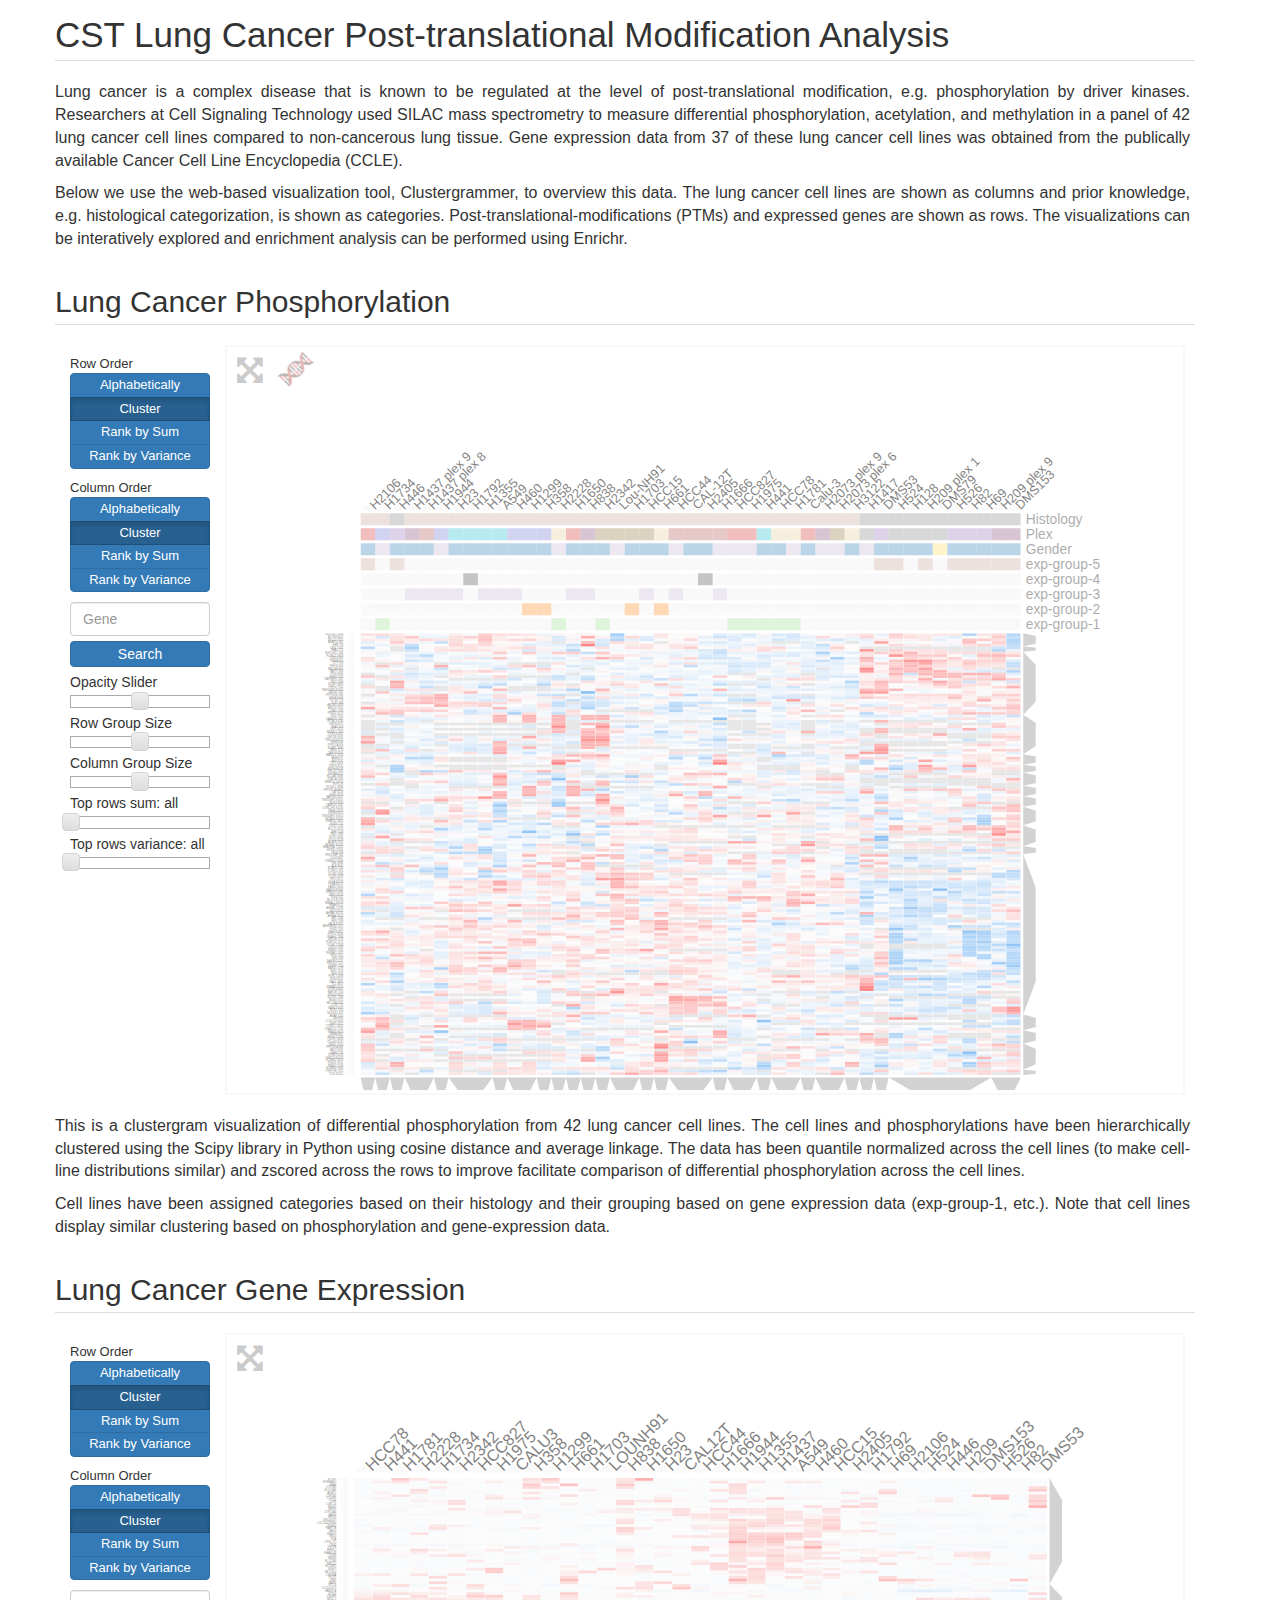
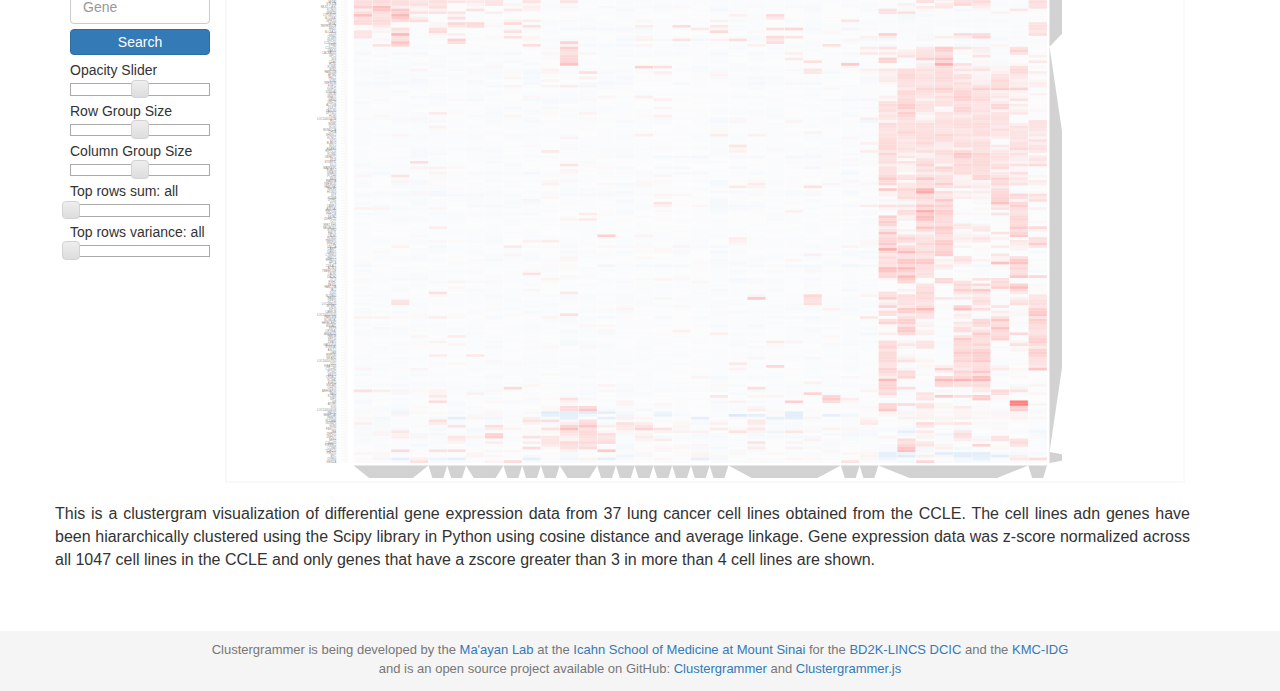
<file: index.html>
<!DOCTYPE html>
<html lang="en">

<head>

    <meta charset="utf-8">
    <meta http-equiv="X-UA-Compatible" content="IE=edge">
    <meta name="viewport" content="width=device-width, initial-scale=1">
    <meta name="description" content="">
    <meta name="author" content="">
    <!-- <base href='/clustergrammer/'> -->

    <title>Clustergrammer</title>

    <link rel="stylesheet" href="lib/css/bootstrap.css">
    <link rel="stylesheet" href="lib/css/jquery-ui.css">
    <link rel="stylesheet" href="lib/css/font-awesome.min.css">

    <link rel="stylesheet" href="lib/css/custom_multiple_clust.css">

    <style>
      #input_form {display: none}
    </style>

</head>

<body>

  <div id="wrap" class='toggled container'>

    <div class='row page_title' id='clustergram_title'>
      CST Lung Cancer Post-translational Modification Analysis
    </div>

    <div class='viz_description' id='clustergram_desc'>
      <p>Lung cancer is a complex disease that is known to be regulated at the level of post-translational modification, e.g. phosphorylation by driver kinases. Researchers at Cell Signaling Technology used SILAC mass spectrometry to measure differential phosphorylation, acetylation, and methylation in a panel of 42 lung cancer cell lines compared to non-cancerous lung tissue. Gene expression data from 37 of these lung cancer cell lines was obtained from the publically available Cancer Cell Line Encyclopedia (CCLE). </p>
    </div>

    <div class='viz_description' id='clustergram_desc'>
      <p>Below we use the web-based visualization tool, Clustergrammer, to overview this data. The lung cancer cell lines are shown as columns and prior knowledge, e.g. histological categorization, is shown as categories. Post-translational-modifications (PTMs) and expressed genes are shown as rows. The visualizations can be interatively explored and enrichment analysis can be performed using Enrichr.</p>
    </div>

    <div class='row viz_title' id='clustergram_title'>
      Lung Cancer Phosphorylation
    </div>

    <div class="row" >
      <div id='container-id-1' class='clustergrammer_container'>
          <div class='wait_message'>Please wait ...</div>
      </div>
    </div>

    <div class='viz_description' id='clustergram_desc'>
      <p> This is a clustergram visualization of differential phosphorylation from 42 lung cancer cell lines. The cell lines and phosphorylations have been hierarchically clustered using the Scipy library in Python using cosine distance and average linkage. The data has been quantile normalized across the cell lines (to make cell-line distributions similar) and zscored across the rows to improve facilitate comparison of differential phosphorylation across the cell lines.
      </p>
    </div>

    <div class='viz_description' id='clustergram_desc'>
      <p>Cell lines have been assigned categories based on their histology and their grouping based on gene expression data (exp-group-1, etc.). Note that cell lines display similar clustering based on phosphorylation and gene-expression data.
      </p>
    </div>


    <div class='row viz_title' id='col_sim_title'>
      Lung Cancer Gene Expression
    </div>

    <div class="row" >
      <div id='container-id-2' class='clustergrammer_container sim_mat_container'>
          <div class='wait_message'>Please wait ...</div>
      </div>
    </div>

    <div class='viz_description' id='col_sim_desc'>
      <p>This is a clustergram visualization of differential gene expression data from 37 lung cancer cell lines obtained from the CCLE. The cell lines adn genes have been hiararchically clustered using the Scipy library in Python using cosine distance and average linkage. Gene expression data was z-score normalized across all 1047 cell lines in the CCLE and only genes that have a zscore greater than 3 in more than 4 cell lines are shown.</p>
    </div>



<!--     <div class='row viz_title' id='row_sim_title'>
      Row Similarity Matrix
    </div>

    <div class="row" >
      <div id='container-id-3' class='clustergrammer_container sim_mat_container'>
          <div class='wait_message'>Please wait ...</div>
      </div>
    </div>

    <div class='viz_description' id='row_sim_desc'>
      <p>Above is a similarity matrix of the rows in your input matrix. The cells in the matrix represent the similarity between rows, where red/blue represent positive/negative similarity (measured as 1 - cosine-distance). </p>
    </div> -->


  </div>

  <div id='footer'>
    <div class="row" >
      <div id='footer_text_container' class="col-xs-12 footer_section">
        <div class="text-muted footer_text">Clustergrammer is being developed by the <a class='blue_links' target="_blank"  href="http://icahn.mssm.edu/research/labs/maayan-laboratory">Ma'ayan Lab</a> at the <a class='blue_links' target="_blank"   href="http://icahn.mssm.edu/">Icahn School of Medicine at Mount Sinai</a>  for the <a target="_blank" href="http://lincs-dcic.org/">BD2K-LINCS DCIC</a> and the <a target="_blank" href="http://commonfund.nih.gov/idg/overview">KMC-IDG</a>  </div>
        <!-- DCIC, BD2K, KMC, and GitHub -->
        <div class="text-muted footer_text">
        and is an open source project available on GitHub: <a class='blue_links' target="_blank"  href="https://github.com/MaayanLab/clustergrammer">Clustergrammer</a> and <a class='blue_links' target="_blank"  href="https://github.com/cornhundred/clustergrammer.js">Clustergrammer.js</a>

        </div>

      </div>
    </div>
  </div>


  <!-- Required JS Libraries -->
  <script src="lib/js/d3.js"></script>
  <script src="lib/js/jquery-1.11.2.min.js"></script>
  <script src="lib/js/jquery-ui.js"></script>
  <script src="lib/js/bootstrap.min.js"></script>
  <script src="lib/js/underscore-min.js"></script>
  <script src="lib/js/blockUI.js"></script>

  <!-- Clustergrammer JS -->
  <script src='lib/js/clustergrammer.js'></script>
  <script src='lib/js/enrichr_functions.js'></script>
  <script src='lib/js/load_homepage.js'></script>

  <script type="text/javascript">

    load_viz_data();

  </script>

</body>
</file>
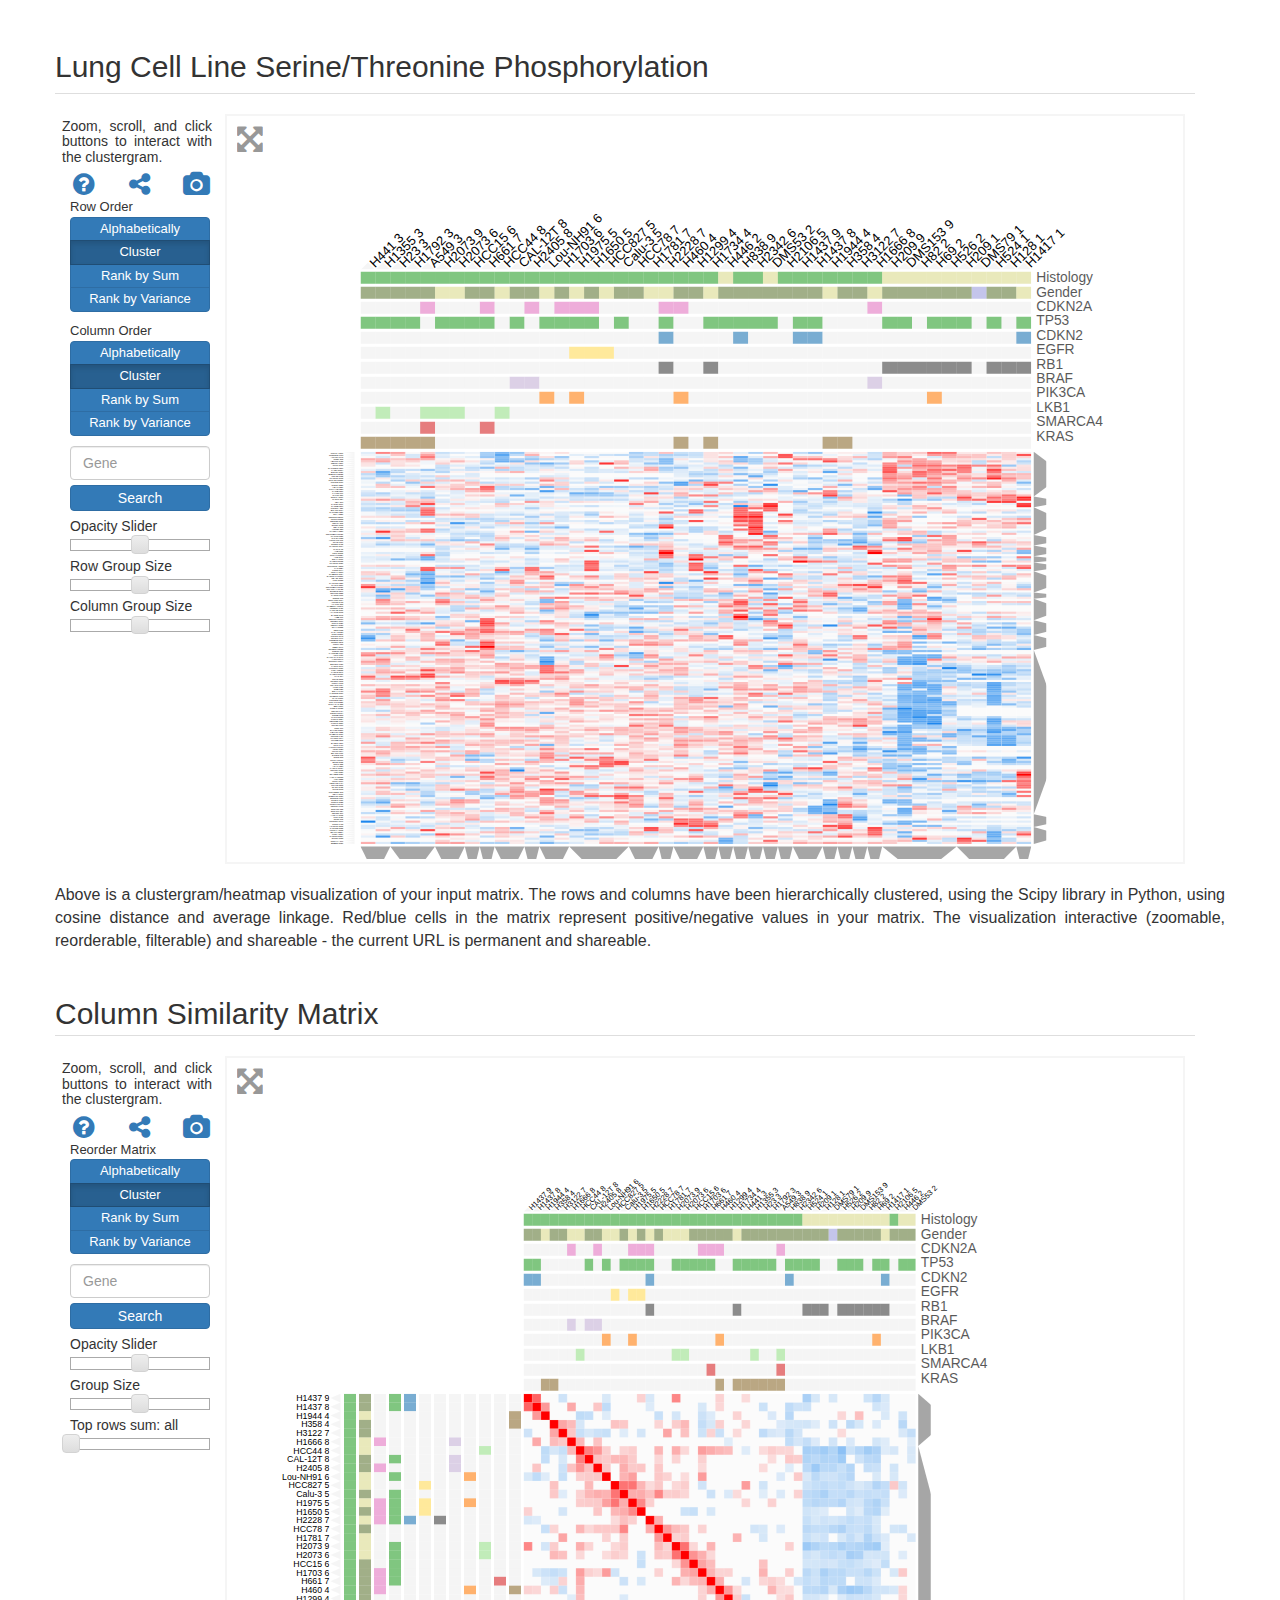
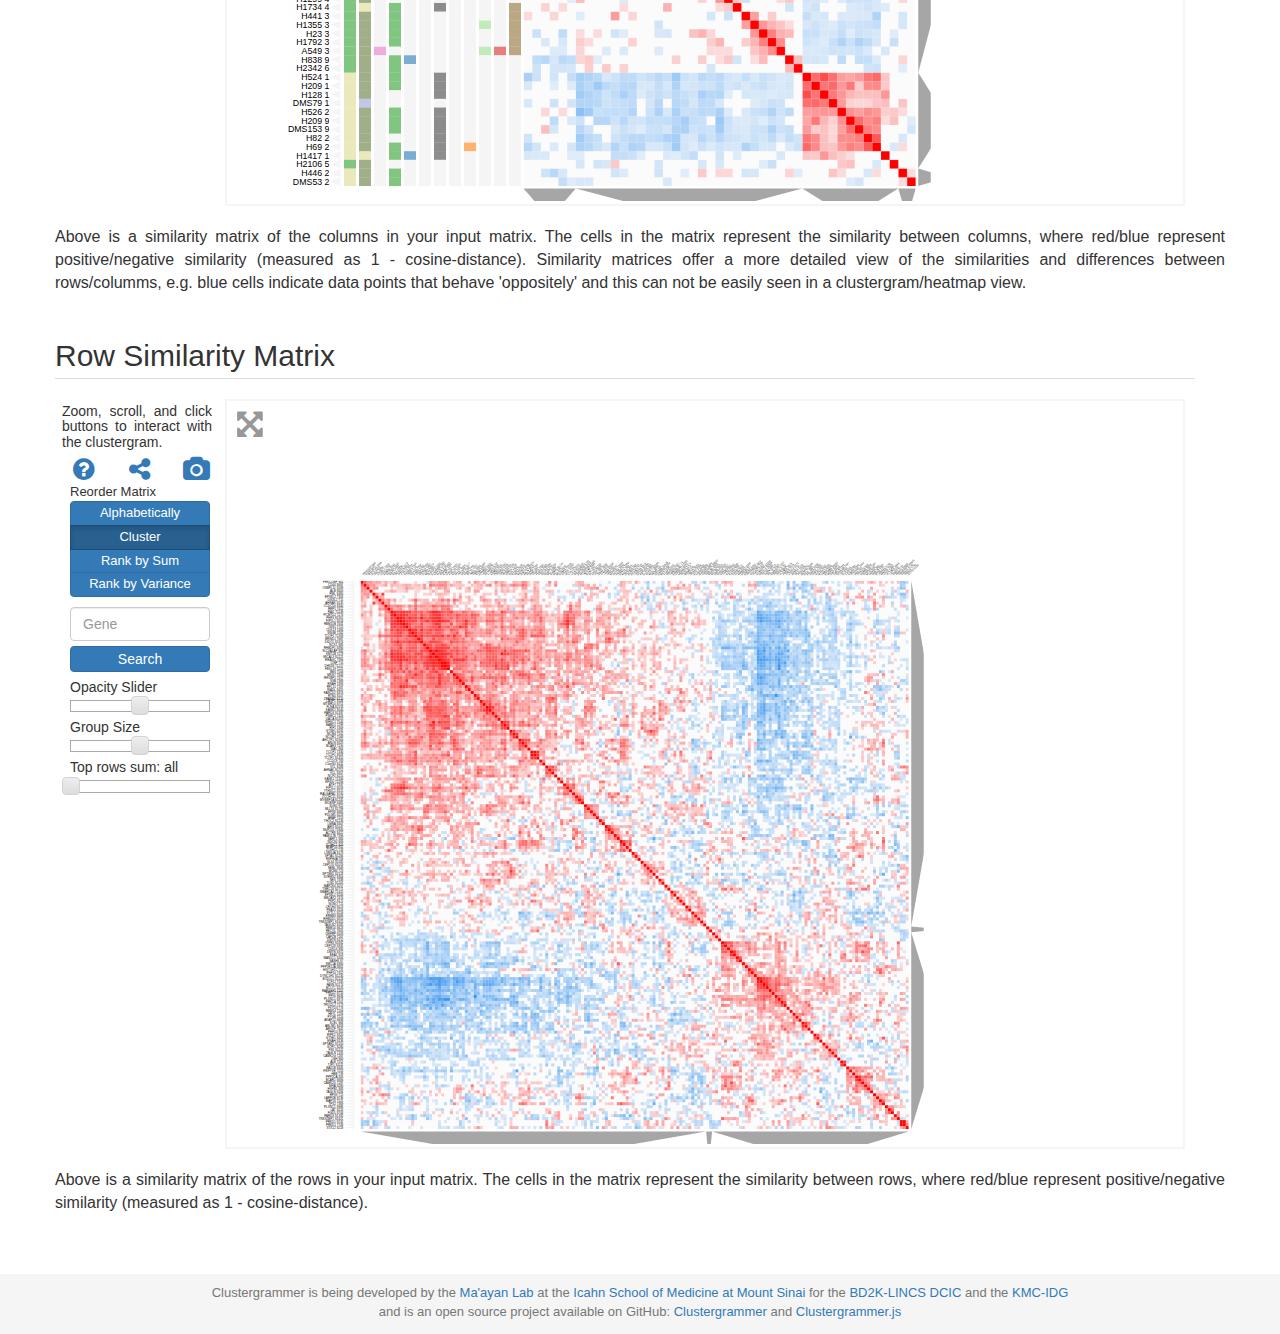
<file: lung_CL_phos_ratios_ST.html>
<!DOCTYPE html>
<html lang="en">

<head>

    <meta charset="utf-8">
    <meta http-equiv="X-UA-Compatible" content="IE=edge">
    <meta name="viewport" content="width=device-width, initial-scale=1">
    <meta name="description" content="">
    <meta name="author" content="">
    <!-- <base href='/clustergrammer/'> -->

    <title>Clustergrammer</title>

    <link rel="shortcut icon" href="static/icons/graham_cracker.ico"  type="image/x-icon">

    <link rel="stylesheet" href="lib/css/bootstrap.css">
    <link rel="stylesheet" href="lib/css/jquery-ui.css">
    <link rel="stylesheet" href="lib/font-awesome.min.css">

    <link rel="stylesheet" href="css/custom_multiple_clust.css">

    <style>
      #input_form {display: none}
    </style>

</head>

<body>

  <div id="wrap" class='toggled container'>

    <div class='row viz_title' id='clustergram_title'>
      <!-- Clustergrammer -->
      <!-- <img id='clustergrammer_logo' src='img/clustergrammer_logo.png'> -->
      <h2>Lung Cell Line Serine/Threonine Phosphorylation</h2>
    </div>

    <div class="row" >
      <div id='container-id-1' class='clustergrammer_container'>
          <div class='wait_message'>Please wait ...</div>
      </div>
    </div>

    <div class='row viz_description' id='clustergram_desc'>
      <p>Above is a clustergram/heatmap visualization of your input matrix. The rows and columns have been hierarchically clustered, using the Scipy library in Python, using cosine distance and average linkage. Red/blue cells in the matrix represent positive/negative values in your matrix. The visualization interactive (zoomable, reorderable, filterable) and shareable - the current URL is permanent and shareable.</p>
    </div>



    <div class='row viz_title' id='col_sim_title'>
      Column Similarity Matrix
    </div>

    <div class="row" >
      <div id='container-id-2' class='clustergrammer_container sim_mat_container'>
          <div class='wait_message'>Please wait ...</div>
      </div>
    </div>

    <div class='row viz_description' id='col_sim_desc'>
      <p>Above is a similarity matrix of the columns in your input matrix. The cells in the matrix represent the similarity between columns, where red/blue represent positive/negative similarity (measured as 1 - cosine-distance). Similarity matrices offer a more detailed view of the similarities and differences between rows/columms, e.g. blue cells indicate data points that behave 'oppositely' and this can not be easily seen in a clustergram/heatmap view.</p>
    </div>



    <div class='row viz_title' id='row_sim_title'>
      Row Similarity Matrix
    </div>

    <div class="row" >
      <div id='container-id-3' class='clustergrammer_container sim_mat_container'>
          <div class='wait_message'>Please wait ...</div>
      </div>
    </div>

    <div class='row viz_description' id='row_sim_desc'>
      <p>Above is a similarity matrix of the rows in your input matrix. The cells in the matrix represent the similarity between rows, where red/blue represent positive/negative similarity (measured as 1 - cosine-distance). </p>
    </div>


  </div>

  <div id='footer'>
    <div class="row" >
      <div id='footer_text_container' class="col-xs-12 footer_section">
        <div class="text-muted footer_text">Clustergrammer is being developed by the <a class='blue_links' target="_blank"  href="http://icahn.mssm.edu/research/labs/maayan-laboratory">Ma'ayan Lab</a> at the <a class='blue_links' target="_blank"   href="http://icahn.mssm.edu/">Icahn School of Medicine at Mount Sinai</a>  for the <a target="_blank" href="http://lincs-dcic.org/">BD2K-LINCS DCIC</a> and the <a target="_blank" href="http://commonfund.nih.gov/idg/overview">KMC-IDG</a>  </div>
        <!-- DCIC, BD2K, KMC, and GitHub -->
        <div class="text-muted footer_text">
        and is an open source project available on GitHub: <a class='blue_links' target="_blank"  href="https://github.com/MaayanLab/clustergrammer">Clustergrammer</a> and <a class='blue_links' target="_blank"  href="https://github.com/cornhundred/clustergrammer.js">Clustergrammer.js</a>

        </div>

      </div>
    </div>
  </div>


  <!-- Required JS Libraries -->
  <script src="lib/js/d3.js"></script>
  <script src="lib/js/jquery-1.11.2.min.js"></script>
  <script src="lib/js/jquery-ui.js"></script>
  <script src="lib/js/bootstrap.min.js"></script>
  <script src="lib/js/underscore-min.js"></script>
  <script src="lib/js/blockUI.js"></script>

  <!-- Clustergrammer JS -->
  <script src='clustergrammer.js'></script>
  <script src='load_multiple_clustergrams.js'></script>

  <script type="text/javascript">

    load_viz_data('lung_CL_phos_ratios_ST');

  </script>

</body>
</file>
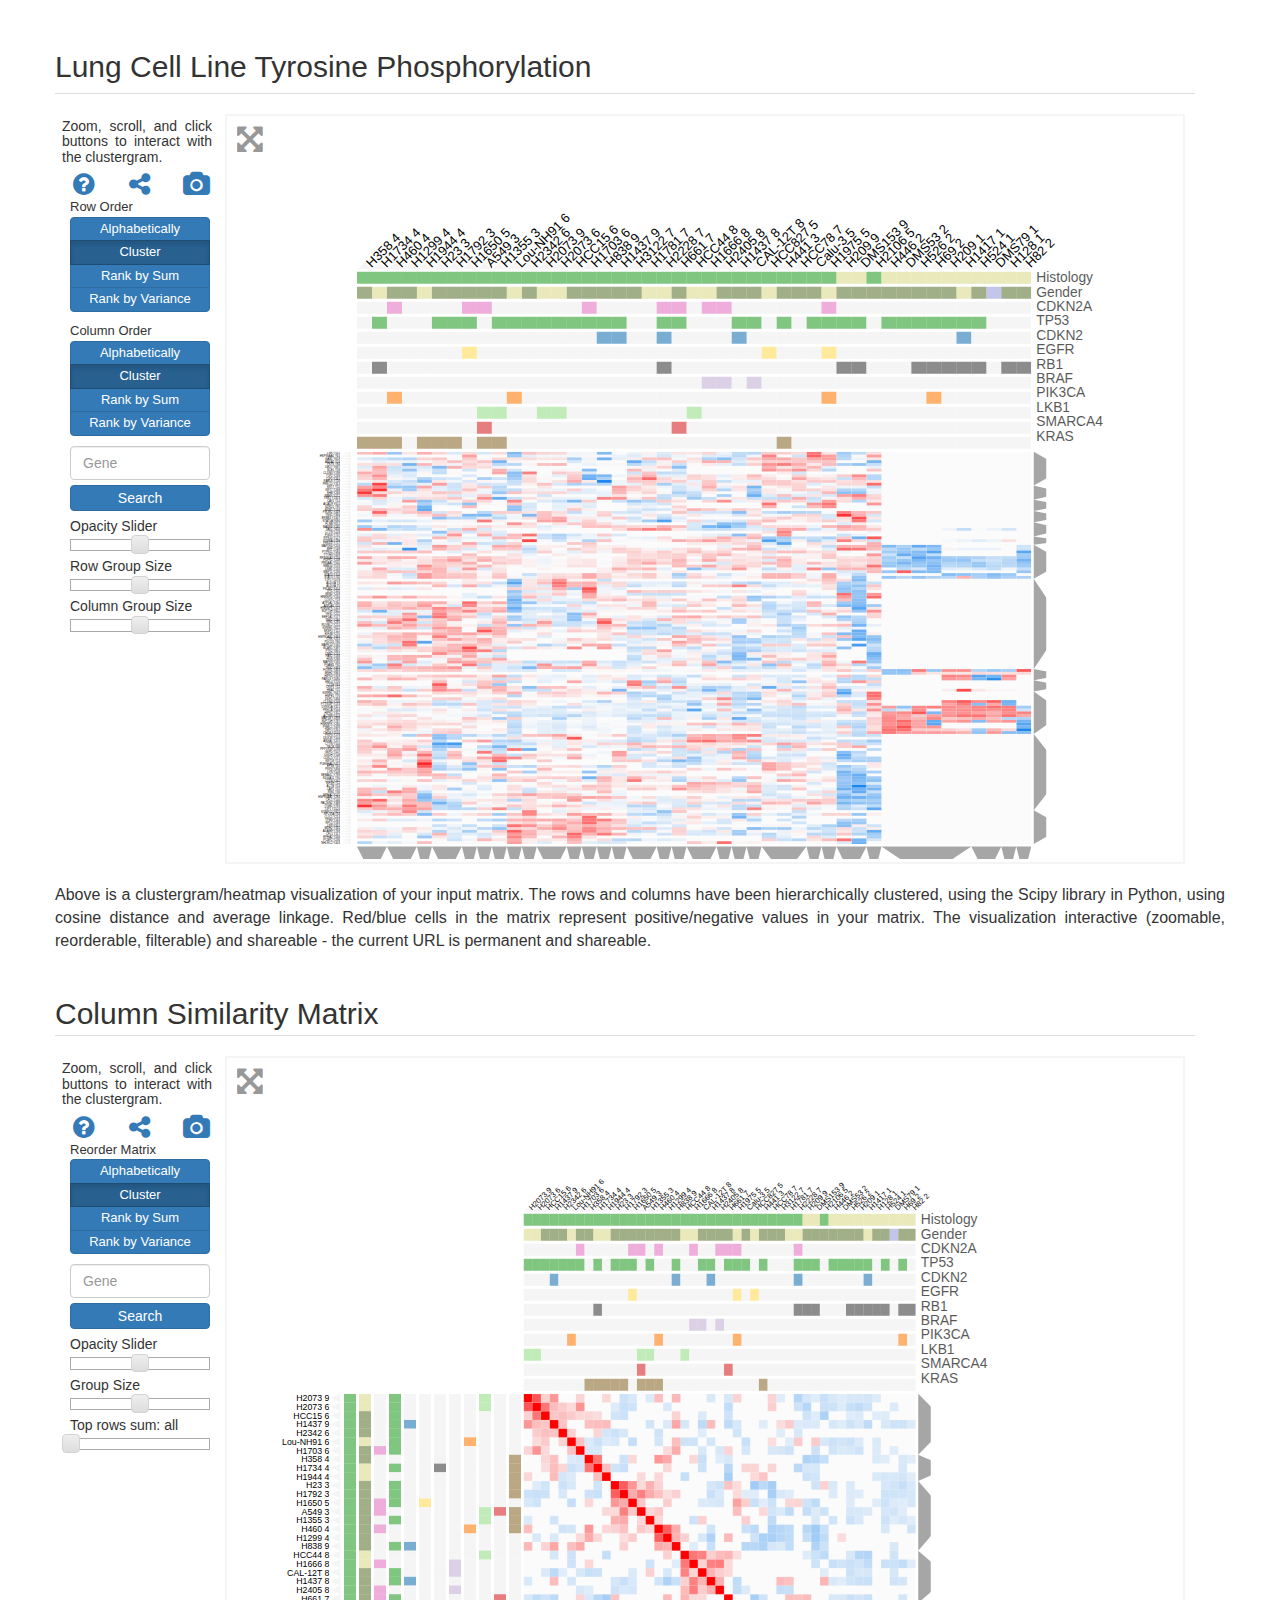
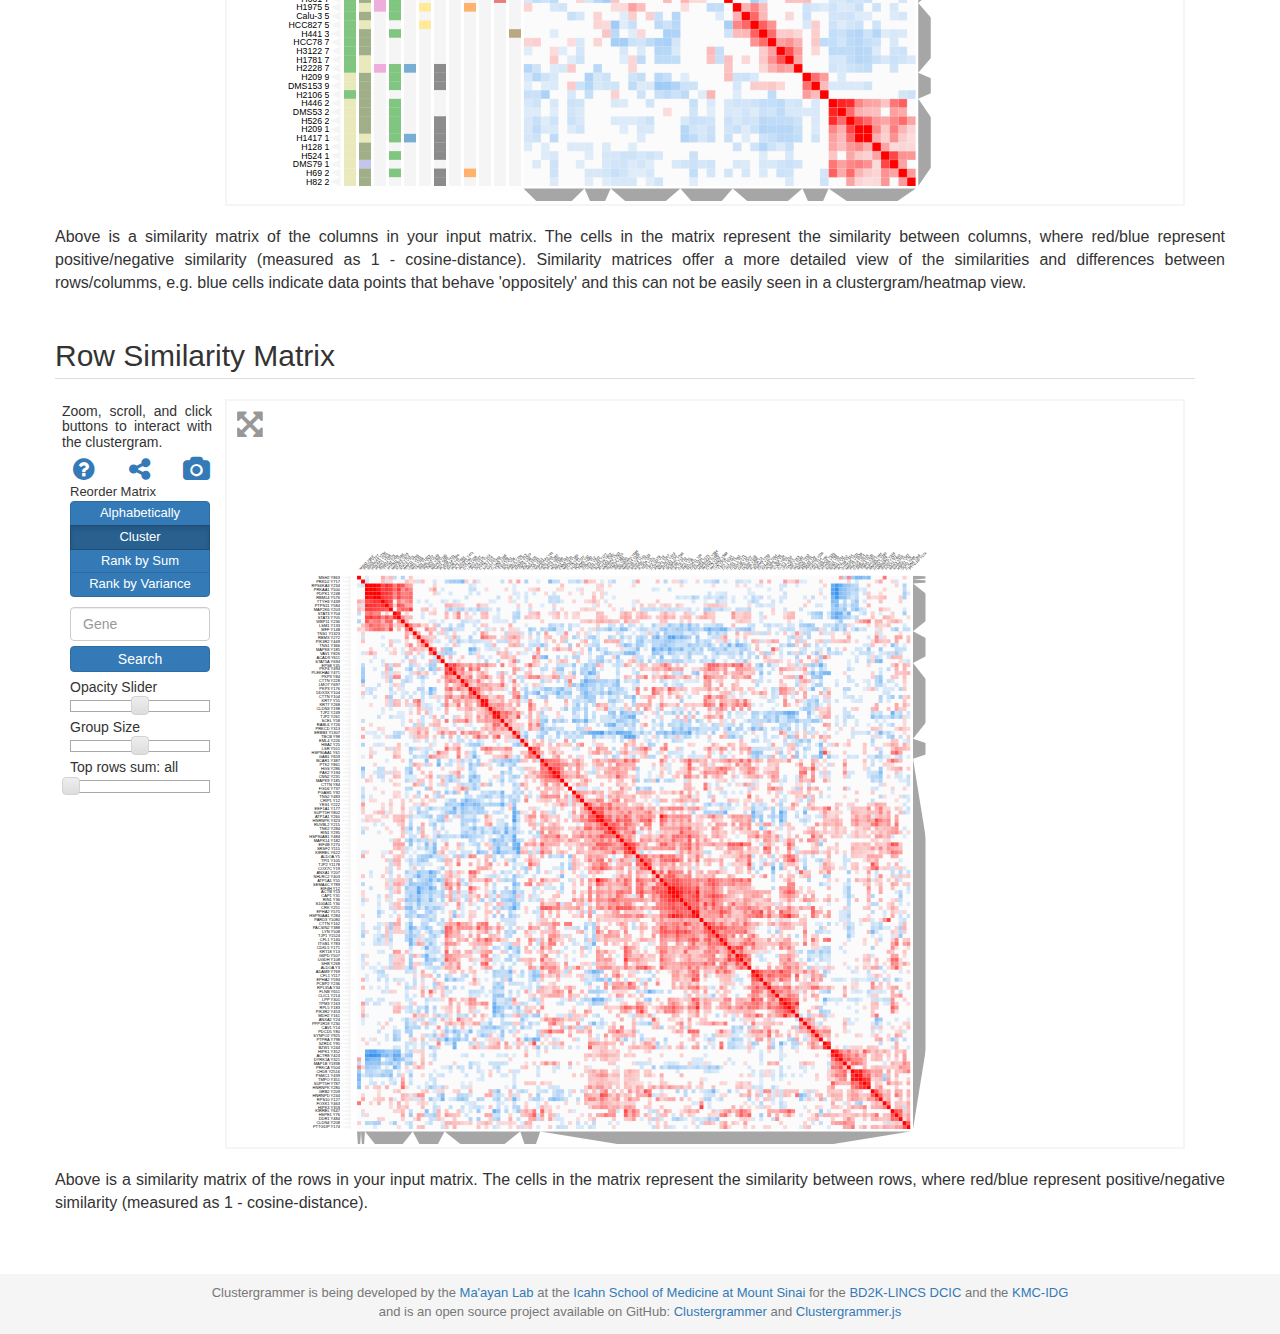
<file: lung_CL_phos_ratios_Y.html>
<!DOCTYPE html>
<html lang="en">

<head>

    <meta charset="utf-8">
    <meta http-equiv="X-UA-Compatible" content="IE=edge">
    <meta name="viewport" content="width=device-width, initial-scale=1">
    <meta name="description" content="">
    <meta name="author" content="">
    <!-- <base href='/clustergrammer/'> -->

    <title>Clustergrammer</title>

    <link rel="shortcut icon" href="static/icons/graham_cracker.ico"  type="image/x-icon">

    <link rel="stylesheet" href="lib/css/bootstrap.css">
    <link rel="stylesheet" href="lib/css/jquery-ui.css">
    <link rel="stylesheet" href="lib/font-awesome.min.css">

    <link rel="stylesheet" href="css/custom_multiple_clust.css">

    <style>
      #input_form {display: none}
    </style>

</head>

<body>

  <div id="wrap" class='toggled container'>

    <div class='row viz_title' id='clustergram_title'>
      <!-- Clustergrammer -->
      <!-- <img id='clustergrammer_logo' src='img/clustergrammer_logo.png'> -->
      <h2>Lung Cell Line Tyrosine Phosphorylation</h2>
    </div>

    <div class="row" >
      <div id='container-id-1' class='clustergrammer_container'>
          <div class='wait_message'>Please wait ...</div>
      </div>
    </div>

    <div class='row viz_description' id='clustergram_desc'>
      <p>Above is a clustergram/heatmap visualization of your input matrix. The rows and columns have been hierarchically clustered, using the Scipy library in Python, using cosine distance and average linkage. Red/blue cells in the matrix represent positive/negative values in your matrix. The visualization interactive (zoomable, reorderable, filterable) and shareable - the current URL is permanent and shareable.</p>
    </div>



    <div class='row viz_title' id='col_sim_title'>
      Column Similarity Matrix
    </div>

    <div class="row" >
      <div id='container-id-2' class='clustergrammer_container sim_mat_container'>
          <div class='wait_message'>Please wait ...</div>
      </div>
    </div>

    <div class='row viz_description' id='col_sim_desc'>
      <p>Above is a similarity matrix of the columns in your input matrix. The cells in the matrix represent the similarity between columns, where red/blue represent positive/negative similarity (measured as 1 - cosine-distance). Similarity matrices offer a more detailed view of the similarities and differences between rows/columms, e.g. blue cells indicate data points that behave 'oppositely' and this can not be easily seen in a clustergram/heatmap view.</p>
    </div>



    <div class='row viz_title' id='row_sim_title'>
      Row Similarity Matrix
    </div>

    <div class="row" >
      <div id='container-id-3' class='clustergrammer_container sim_mat_container'>
          <div class='wait_message'>Please wait ...</div>
      </div>
    </div>

    <div class='row viz_description' id='row_sim_desc'>
      <p>Above is a similarity matrix of the rows in your input matrix. The cells in the matrix represent the similarity between rows, where red/blue represent positive/negative similarity (measured as 1 - cosine-distance). </p>
    </div>


  </div>

  <div id='footer'>
    <div class="row" >
      <div id='footer_text_container' class="col-xs-12 footer_section">
        <div class="text-muted footer_text">Clustergrammer is being developed by the <a class='blue_links' target="_blank"  href="http://icahn.mssm.edu/research/labs/maayan-laboratory">Ma'ayan Lab</a> at the <a class='blue_links' target="_blank"   href="http://icahn.mssm.edu/">Icahn School of Medicine at Mount Sinai</a>  for the <a target="_blank" href="http://lincs-dcic.org/">BD2K-LINCS DCIC</a> and the <a target="_blank" href="http://commonfund.nih.gov/idg/overview">KMC-IDG</a>  </div>
        <!-- DCIC, BD2K, KMC, and GitHub -->
        <div class="text-muted footer_text">
        and is an open source project available on GitHub: <a class='blue_links' target="_blank"  href="https://github.com/MaayanLab/clustergrammer">Clustergrammer</a> and <a class='blue_links' target="_blank"  href="https://github.com/cornhundred/clustergrammer.js">Clustergrammer.js</a>

        </div>

      </div>
    </div>
  </div>


  <!-- Required JS Libraries -->
  <script src="lib/js/d3.js"></script>
  <script src="lib/js/jquery-1.11.2.min.js"></script>
  <script src="lib/js/jquery-ui.js"></script>
  <script src="lib/js/bootstrap.min.js"></script>
  <script src="lib/js/underscore-min.js"></script>
  <script src="lib/js/blockUI.js"></script>

  <!-- Clustergrammer JS -->
  <script src='clustergrammer.js'></script>
  <script src='load_multiple_clustergrams.js'></script>

  <script type="text/javascript">

    load_viz_data('lung_CL_phos_ratios_Y');

  </script>

</body>
</file>
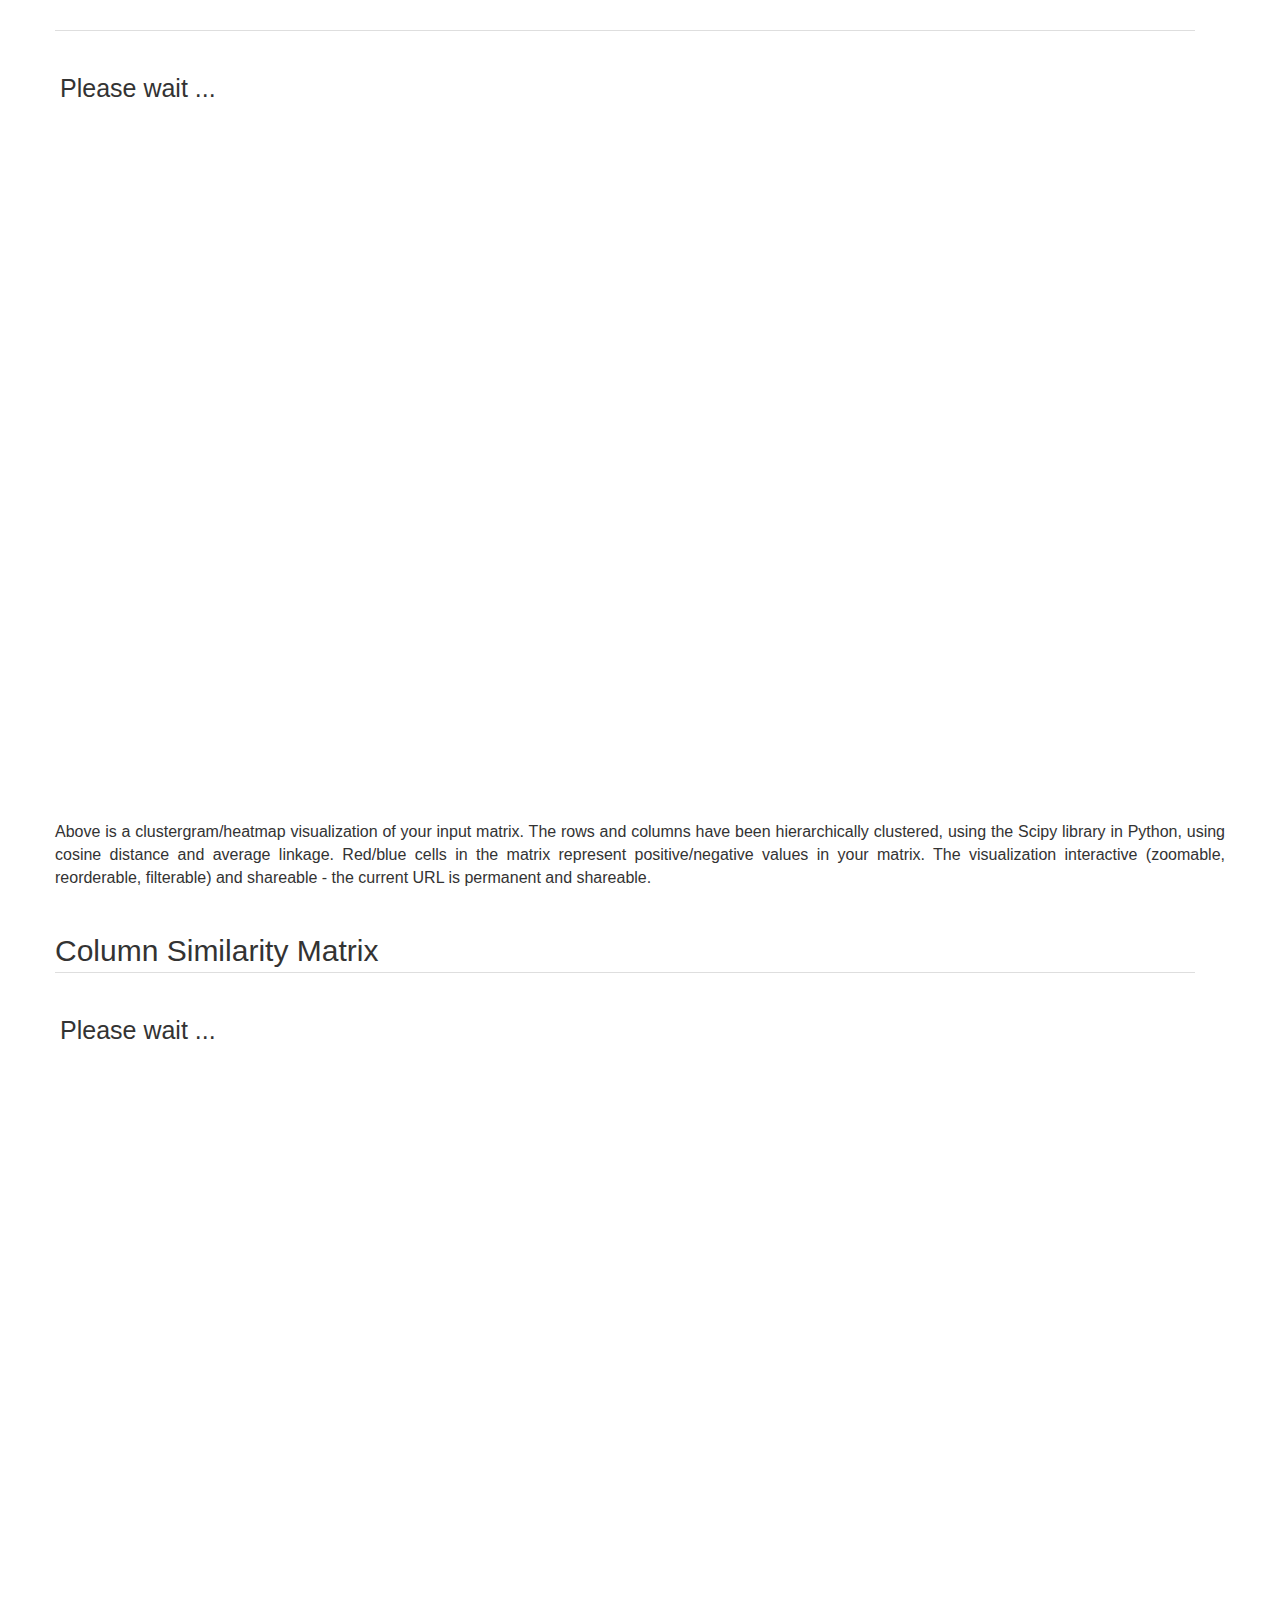
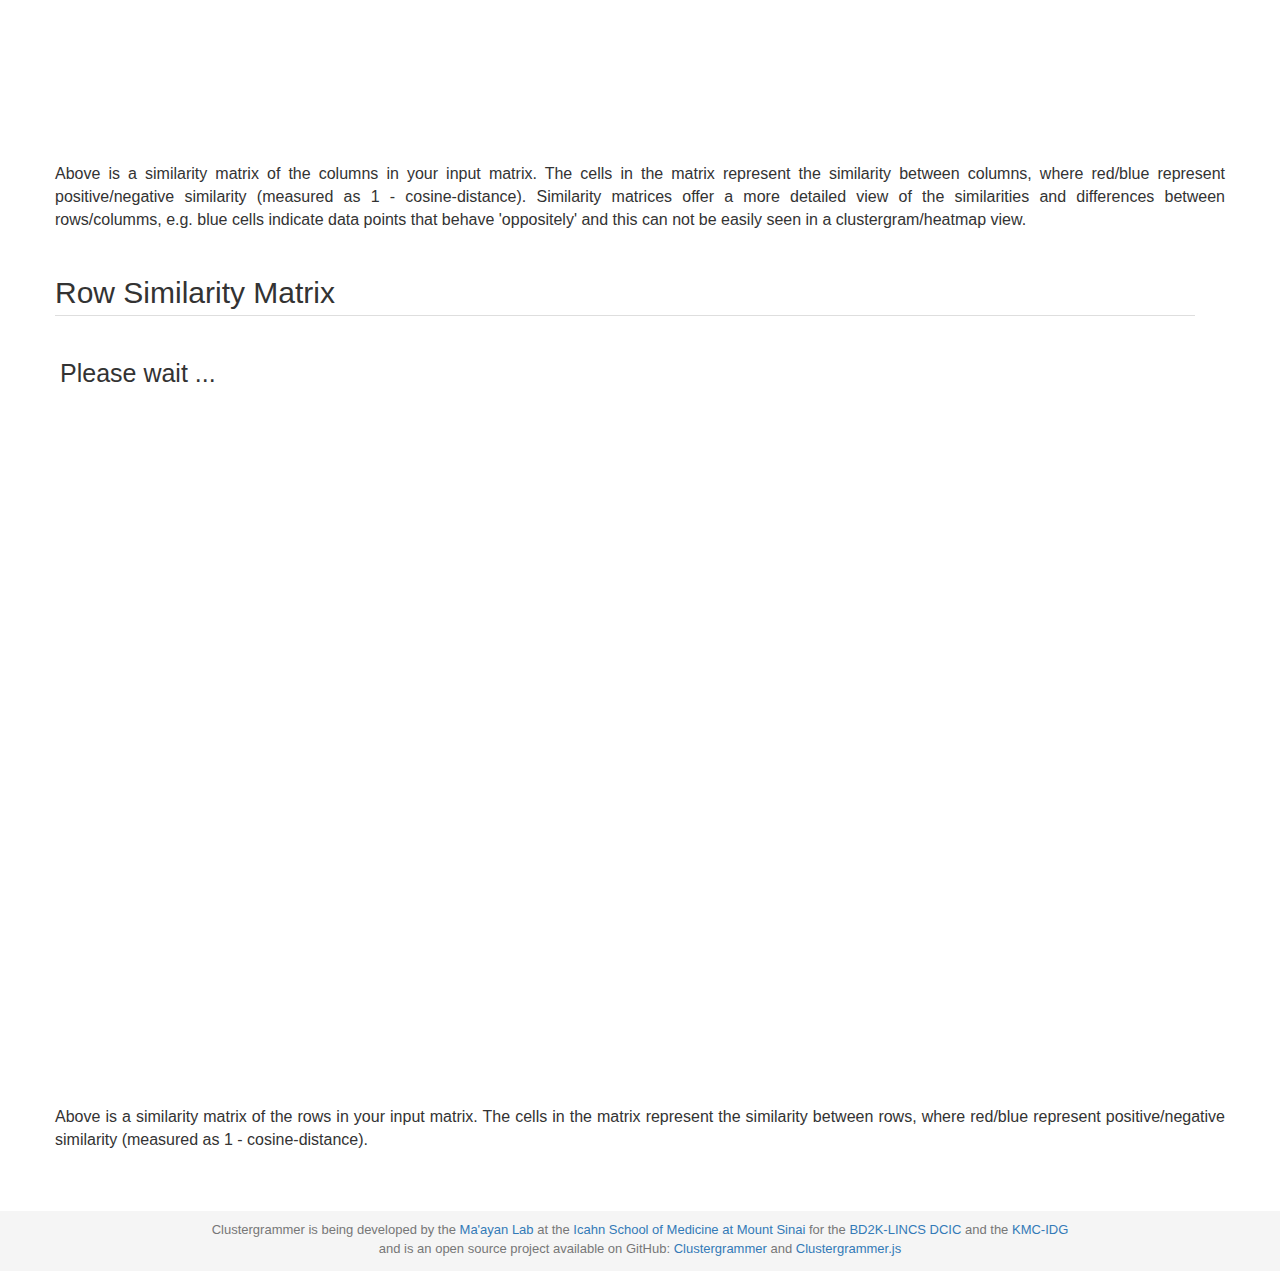
<file: multiple_clustergrams.html>
<!DOCTYPE html>
<html lang="en">

<head>

    <meta charset="utf-8">
    <meta http-equiv="X-UA-Compatible" content="IE=edge">
    <meta name="viewport" content="width=device-width, initial-scale=1">
    <meta name="description" content="">
    <meta name="author" content="">
    <!-- <base href='/clustergrammer/'> -->

    <title>Clustergrammer</title>

    <link rel="shortcut icon" href="static/icons/graham_cracker.ico"  type="image/x-icon">

    <link rel="stylesheet" href="lib/css/bootstrap.css">
    <link rel="stylesheet" href="lib/css/jquery-ui.css">
    <link rel="stylesheet" href="lib/font-awesome.min.css">

    <link rel="stylesheet" href="css/custom_multiple_clust.css">

    <style>
      #input_form {display: none}
    </style>

</head>

<body>

  <div id="wrap" class='toggled container'>

    <div class='row viz_title' id='clustergram_title'>
      <!-- Clustergrammer -->
      <!-- <img id='clustergrammer_logo' src='img/clustergrammer_logo.png'> -->
    </div>

    <div class="row" >
      <div id='container-id-1' class='clustergrammer_container'>
          <div class='wait_message'>Please wait ...</div>
      </div>
    </div>

    <div class='row viz_description' id='clustergram_desc'>
      <p>Above is a clustergram/heatmap visualization of your input matrix. The rows and columns have been hierarchically clustered, using the Scipy library in Python, using cosine distance and average linkage. Red/blue cells in the matrix represent positive/negative values in your matrix. The visualization interactive (zoomable, reorderable, filterable) and shareable - the current URL is permanent and shareable.</p>
    </div>



    <div class='row viz_title' id='col_sim_title'>
      Column Similarity Matrix
    </div>

    <div class="row" >
      <div id='container-id-2' class='clustergrammer_container sim_mat_container'>
          <div class='wait_message'>Please wait ...</div>
      </div>
    </div>

    <div class='row viz_description' id='col_sim_desc'>
      <p>Above is a similarity matrix of the columns in your input matrix. The cells in the matrix represent the similarity between columns, where red/blue represent positive/negative similarity (measured as 1 - cosine-distance). Similarity matrices offer a more detailed view of the similarities and differences between rows/columms, e.g. blue cells indicate data points that behave 'oppositely' and this can not be easily seen in a clustergram/heatmap view.</p>
    </div>



    <div class='row viz_title' id='row_sim_title'>
      Row Similarity Matrix
    </div>

    <div class="row" >
      <div id='container-id-3' class='clustergrammer_container sim_mat_container'>
          <div class='wait_message'>Please wait ...</div>
      </div>
    </div>

    <div class='row viz_description' id='row_sim_desc'>
      <p>Above is a similarity matrix of the rows in your input matrix. The cells in the matrix represent the similarity between rows, where red/blue represent positive/negative similarity (measured as 1 - cosine-distance). </p>
    </div>


  </div>

  <div id='footer'>
    <div class="row" >
      <div id='footer_text_container' class="col-xs-12 footer_section">
        <div class="text-muted footer_text">Clustergrammer is being developed by the <a class='blue_links' target="_blank"  href="http://icahn.mssm.edu/research/labs/maayan-laboratory">Ma'ayan Lab</a> at the <a class='blue_links' target="_blank"   href="http://icahn.mssm.edu/">Icahn School of Medicine at Mount Sinai</a>  for the <a target="_blank" href="http://lincs-dcic.org/">BD2K-LINCS DCIC</a> and the <a target="_blank" href="http://commonfund.nih.gov/idg/overview">KMC-IDG</a>  </div>
        <!-- DCIC, BD2K, KMC, and GitHub -->
        <div class="text-muted footer_text">
        and is an open source project available on GitHub: <a class='blue_links' target="_blank"  href="https://github.com/MaayanLab/clustergrammer">Clustergrammer</a> and <a class='blue_links' target="_blank"  href="https://github.com/cornhundred/clustergrammer.js">Clustergrammer.js</a>

        </div>

      </div>
    </div>
  </div>


  <!-- Required JS Libraries -->
  <script src="lib/js/d3.js"></script>
  <script src="lib/js/jquery-1.11.2.min.js"></script>
  <script src="lib/js/jquery-ui.js"></script>
  <script src="lib/js/bootstrap.min.js"></script>
  <script src="lib/js/underscore-min.js"></script>
  <script src="lib/js/blockUI.js"></script>

  <!-- Clustergrammer JS -->
  <script src='clustergrammer.js'></script>
  <script src='load_multiple_clustergrams.js'></script>

</body>
</file>
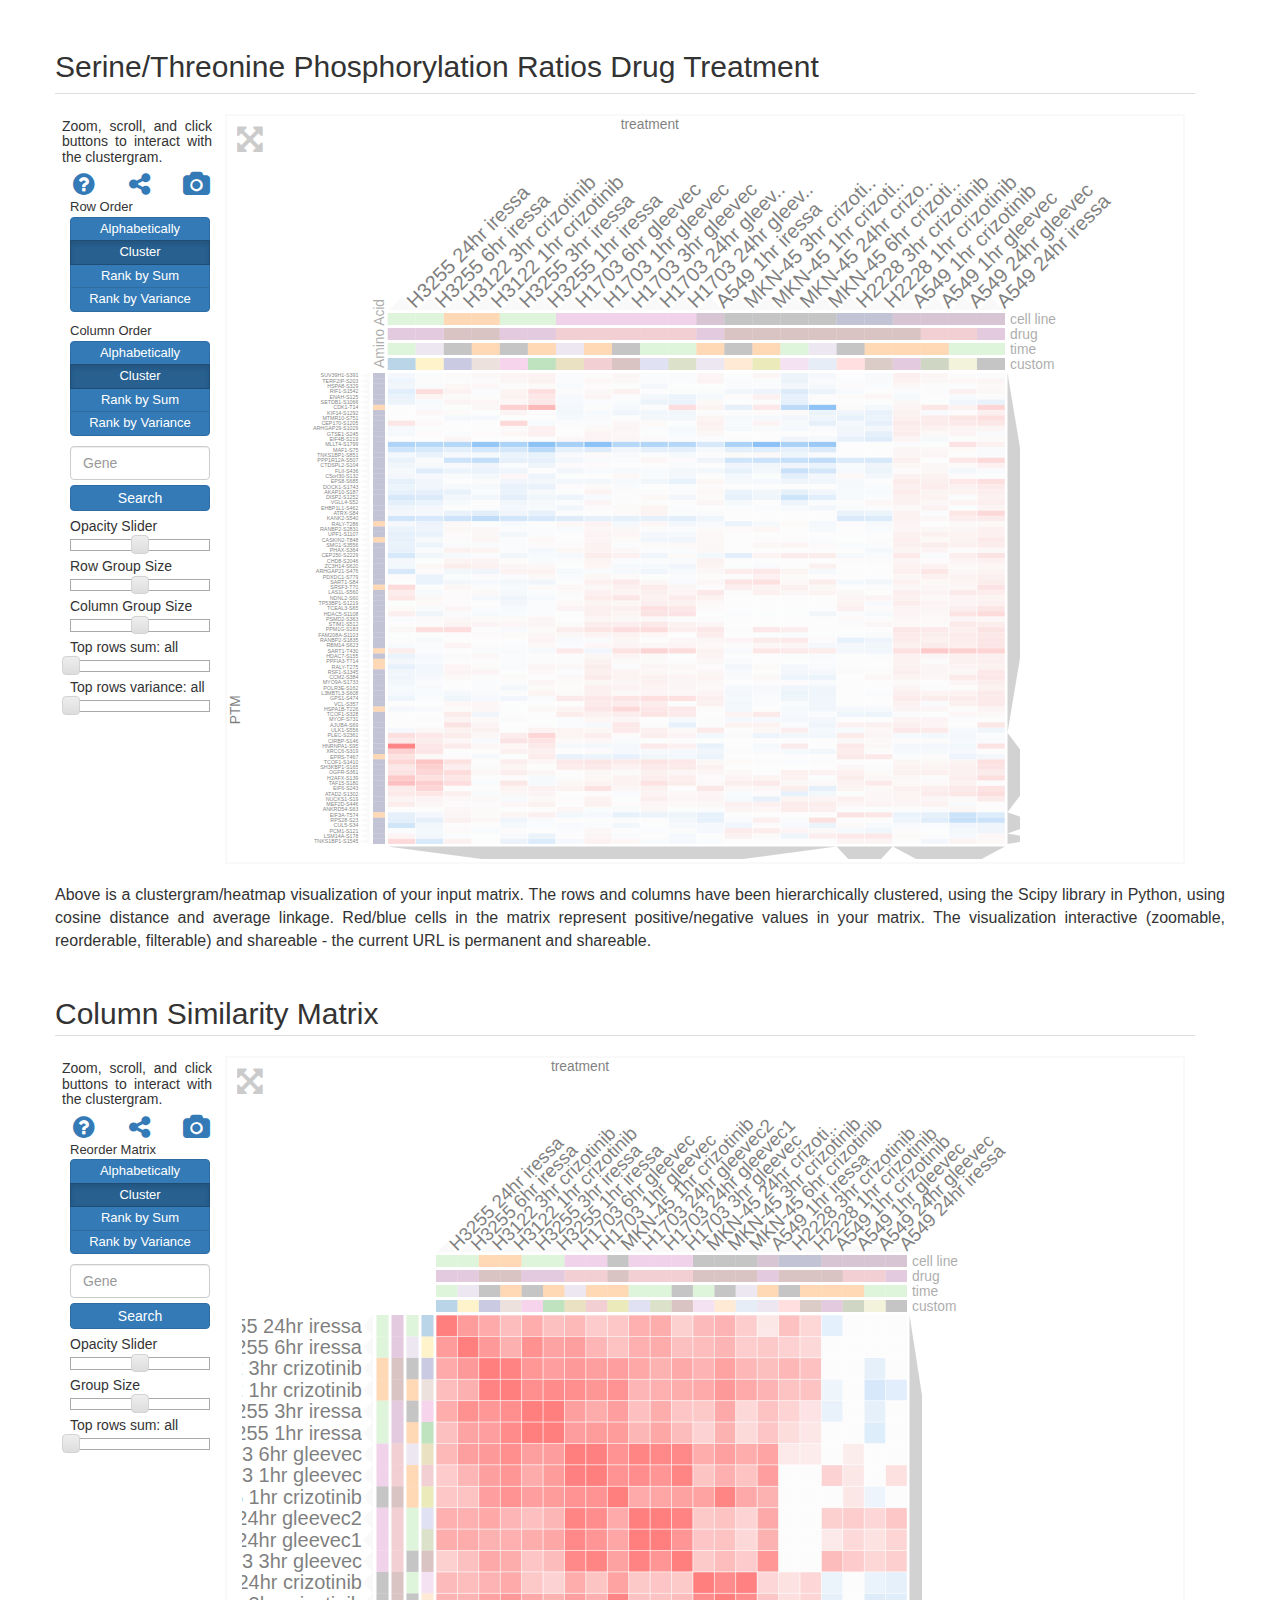
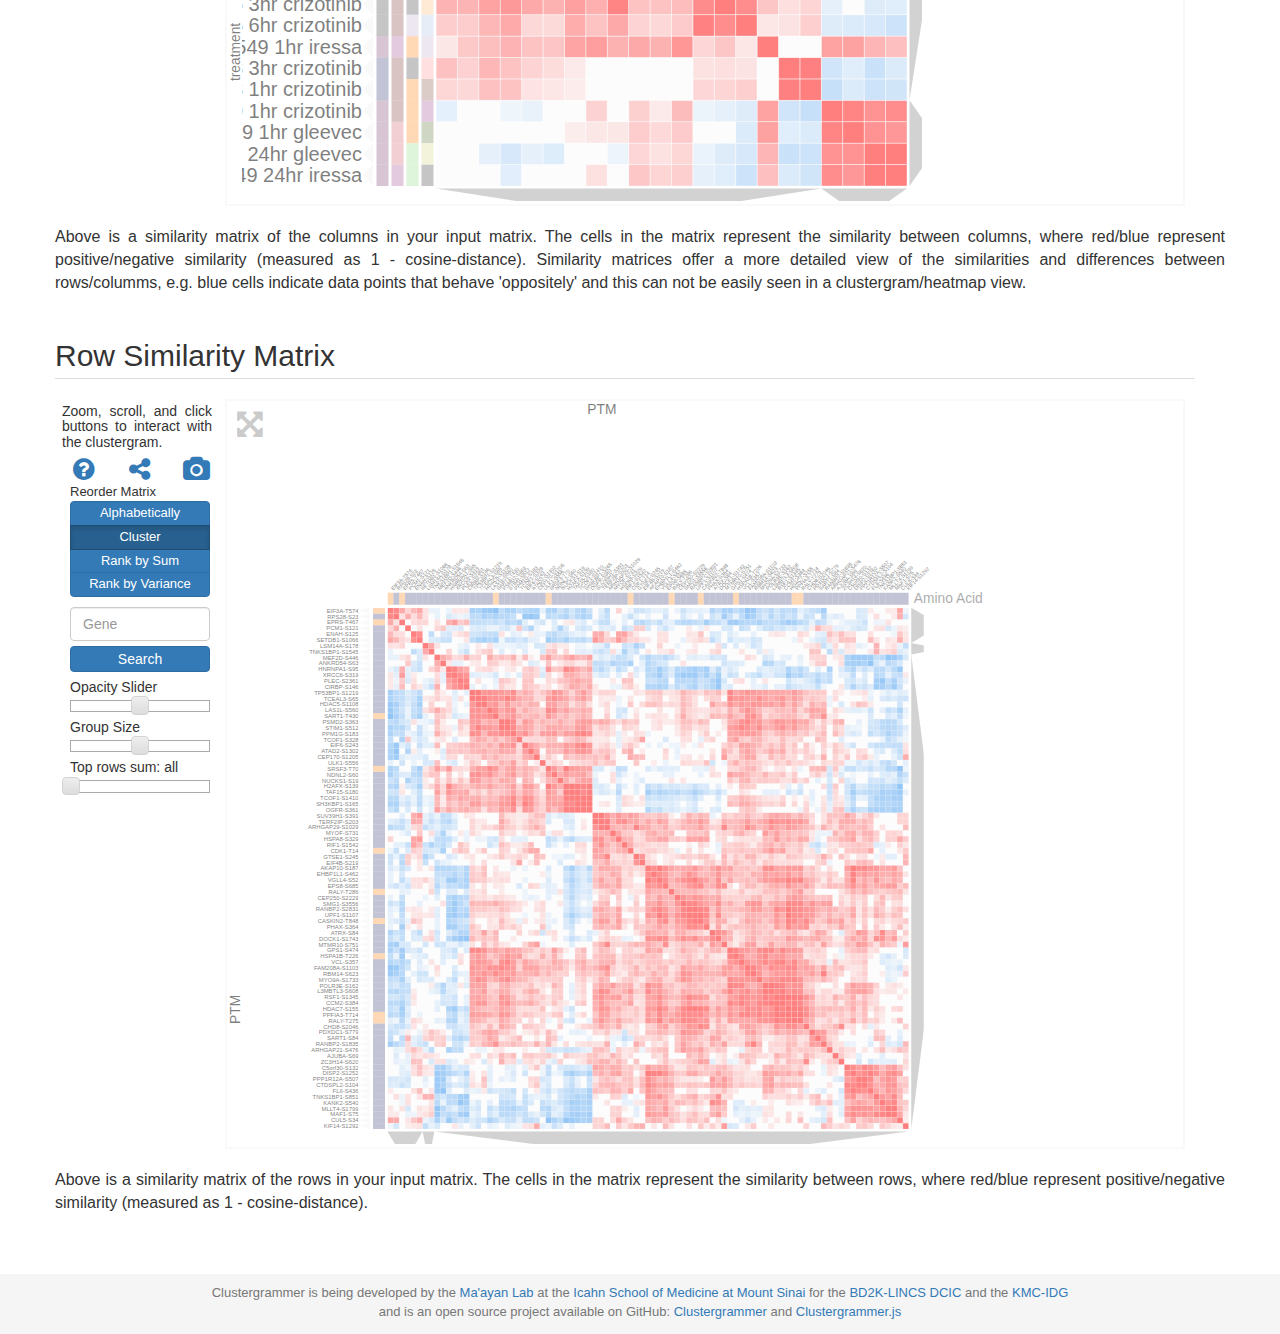
<file: phos_ratios_all_treat_ST.html>
<!DOCTYPE html>
<html lang="en">

<head>

    <meta charset="utf-8">
    <meta http-equiv="X-UA-Compatible" content="IE=edge">
    <meta name="viewport" content="width=device-width, initial-scale=1">
    <meta name="description" content="">
    <meta name="author" content="">
    <!-- <base href='/clustergrammer/'> -->

    <title>Clustergrammer</title>

    <link rel="shortcut icon" href="static/icons/graham_cracker.ico"  type="image/x-icon">

    <link rel="stylesheet" href="lib/css/bootstrap.css">
    <link rel="stylesheet" href="lib/css/jquery-ui.css">
    <link rel="stylesheet" href="lib/font-awesome.min.css">

    <link rel="stylesheet" href="css/custom_multiple_clust.css">

    <style>
      #input_form {display: none}
    </style>

</head>

<body>

  <div id="wrap" class='toggled container'>

    <div class='row viz_title' id='clustergram_title'>
      <!-- Clustergrammer -->
      <!-- <img id='clustergrammer_logo' src='img/clustergrammer_logo.png'> -->
      <h2>Serine/Threonine Phosphorylation Ratios Drug Treatment</h2>
    </div>

    <div class="row" >
      <div id='container-id-1' class='clustergrammer_container'>
          <div class='wait_message'>Please wait ...</div>
      </div>
    </div>

    <div class='row viz_description' id='clustergram_desc'>
      <p>Above is a clustergram/heatmap visualization of your input matrix. The rows and columns have been hierarchically clustered, using the Scipy library in Python, using cosine distance and average linkage. Red/blue cells in the matrix represent positive/negative values in your matrix. The visualization interactive (zoomable, reorderable, filterable) and shareable - the current URL is permanent and shareable.</p>
    </div>



    <div class='row viz_title' id='col_sim_title'>
      Column Similarity Matrix
    </div>

    <div class="row" >
      <div id='container-id-2' class='clustergrammer_container sim_mat_container'>
          <div class='wait_message'>Please wait ...</div>
      </div>
    </div>

    <div class='row viz_description' id='col_sim_desc'>
      <p>Above is a similarity matrix of the columns in your input matrix. The cells in the matrix represent the similarity between columns, where red/blue represent positive/negative similarity (measured as 1 - cosine-distance). Similarity matrices offer a more detailed view of the similarities and differences between rows/columms, e.g. blue cells indicate data points that behave 'oppositely' and this can not be easily seen in a clustergram/heatmap view.</p>
    </div>



    <div class='row viz_title' id='row_sim_title'>
      Row Similarity Matrix
    </div>

    <div class="row" >
      <div id='container-id-3' class='clustergrammer_container sim_mat_container'>
          <div class='wait_message'>Please wait ...</div>
      </div>
    </div>

    <div class='row viz_description' id='row_sim_desc'>
      <p>Above is a similarity matrix of the rows in your input matrix. The cells in the matrix represent the similarity between rows, where red/blue represent positive/negative similarity (measured as 1 - cosine-distance). </p>
    </div>


  </div>

  <div id='footer'>
    <div class="row" >
      <div id='footer_text_container' class="col-xs-12 footer_section">
        <div class="text-muted footer_text">Clustergrammer is being developed by the <a class='blue_links' target="_blank"  href="http://icahn.mssm.edu/research/labs/maayan-laboratory">Ma'ayan Lab</a> at the <a class='blue_links' target="_blank"   href="http://icahn.mssm.edu/">Icahn School of Medicine at Mount Sinai</a>  for the <a target="_blank" href="http://lincs-dcic.org/">BD2K-LINCS DCIC</a> and the <a target="_blank" href="http://commonfund.nih.gov/idg/overview">KMC-IDG</a>  </div>
        <!-- DCIC, BD2K, KMC, and GitHub -->
        <div class="text-muted footer_text">
        and is an open source project available on GitHub: <a class='blue_links' target="_blank"  href="https://github.com/MaayanLab/clustergrammer">Clustergrammer</a> and <a class='blue_links' target="_blank"  href="https://github.com/cornhundred/clustergrammer.js">Clustergrammer.js</a>

        </div>

      </div>
    </div>
  </div>


  <!-- Required JS Libraries -->
  <script src="lib/js/d3.js"></script>
  <script src="lib/js/jquery-1.11.2.min.js"></script>
  <script src="lib/js/jquery-ui.js"></script>
  <script src="lib/js/bootstrap.min.js"></script>
  <script src="lib/js/underscore-min.js"></script>
  <script src="lib/js/blockUI.js"></script>

  <!-- Clustergrammer JS -->
  <script src='clustergrammer.js'></script>
  <script src='load_multiple_clustergrams.js'></script>

  <script type="text/javascript">

    load_viz_data('ST');

  </script>

</body>
</file>
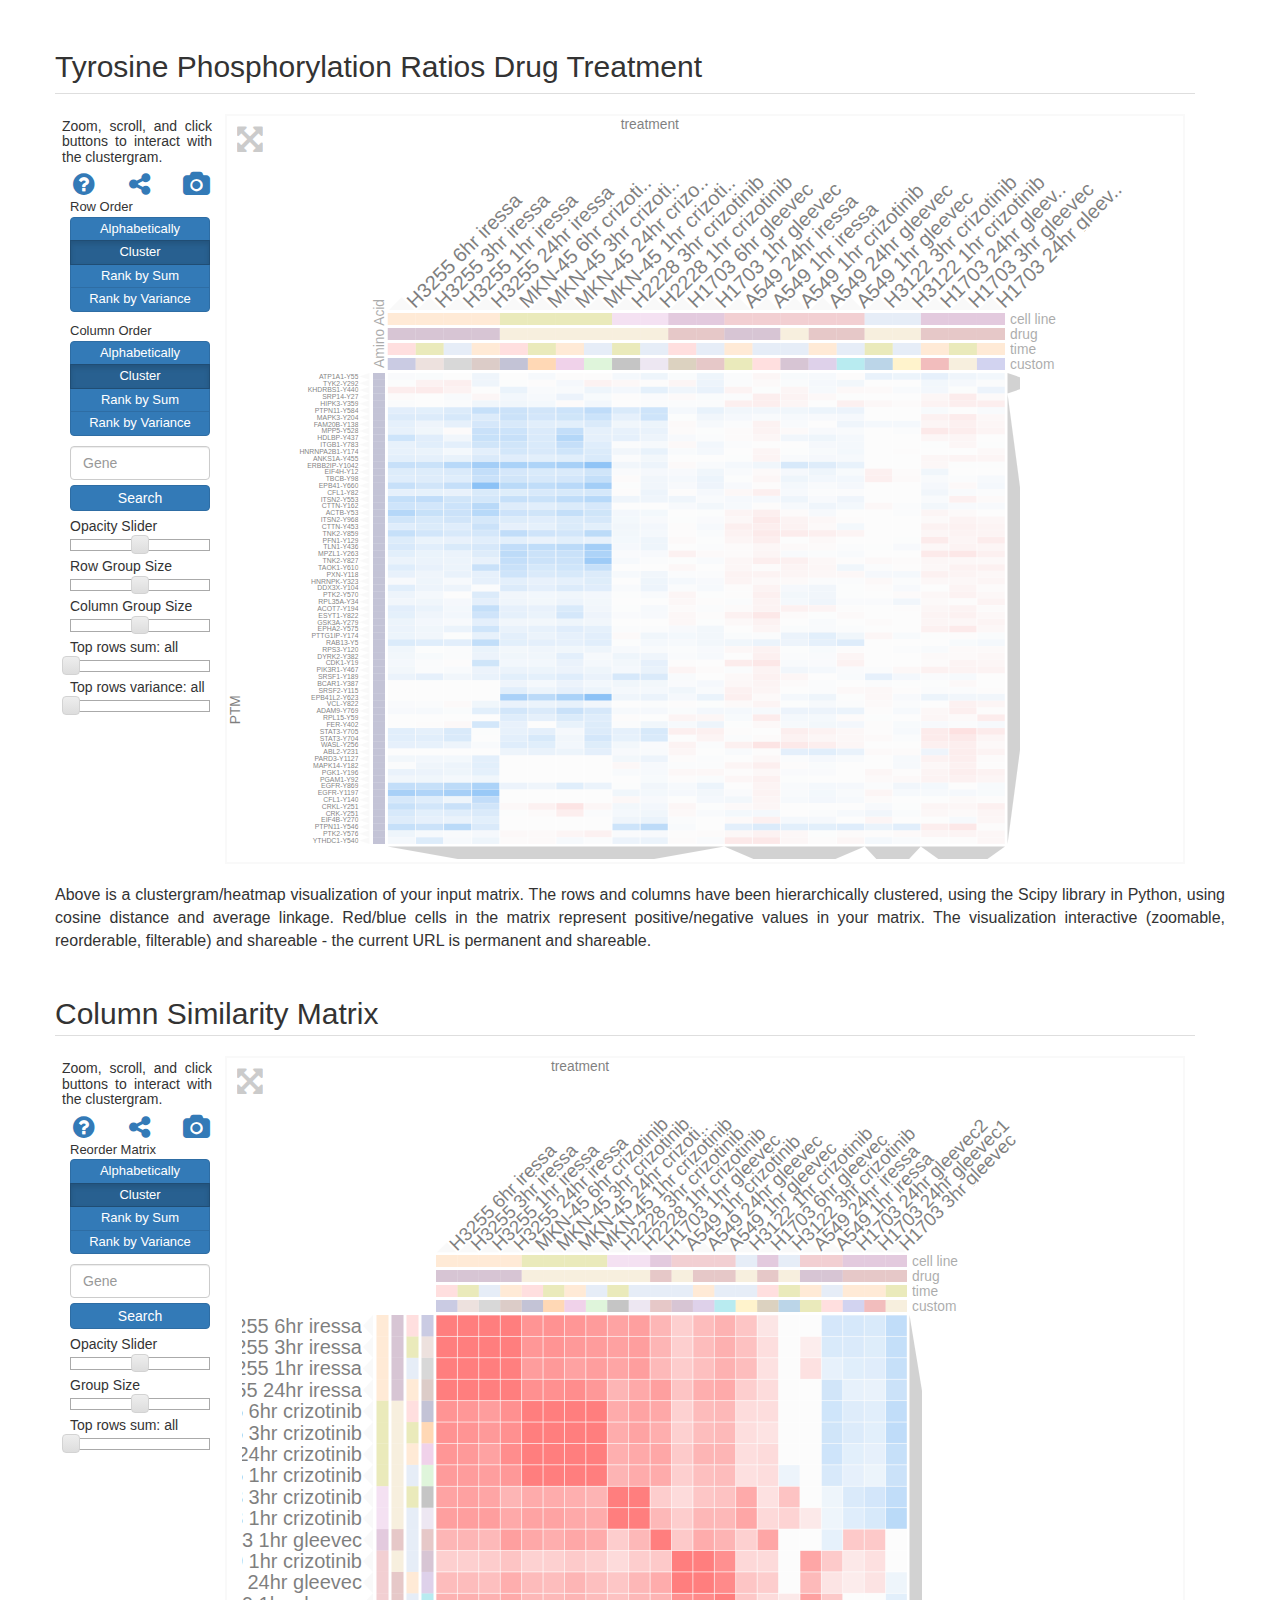
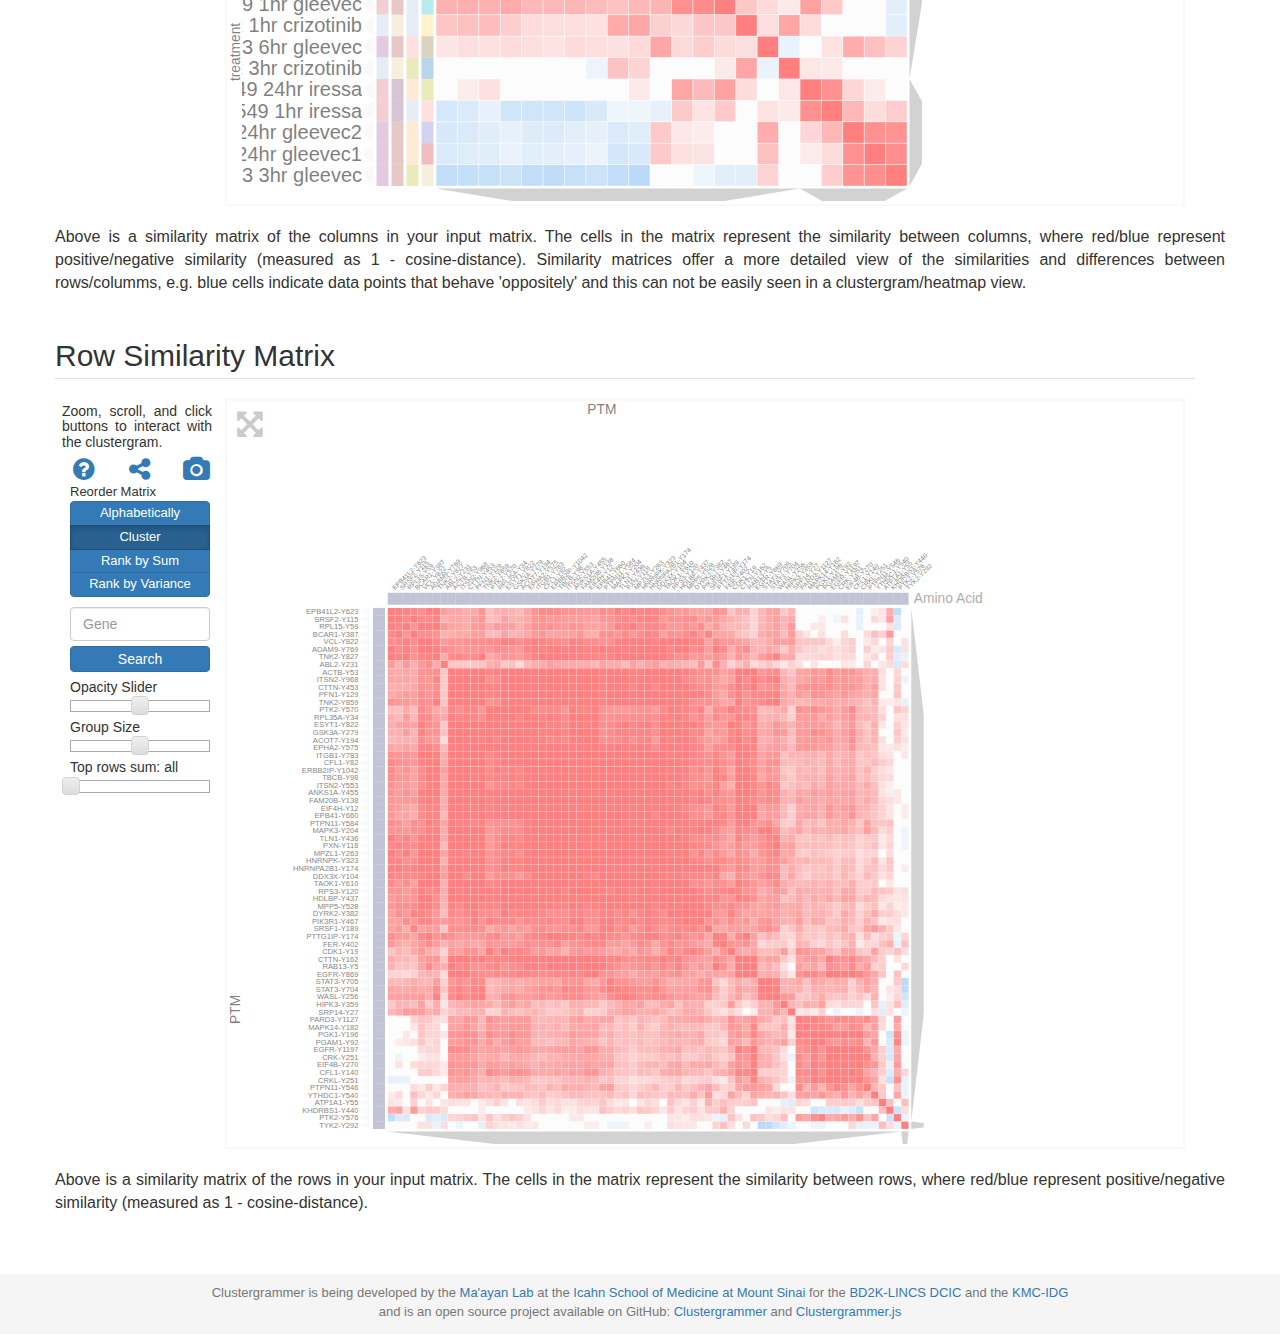
<file: phos_ratios_all_treat_Tyrosine.html>
<!DOCTYPE html>
<html lang="en">

<head>

    <meta charset="utf-8">
    <meta http-equiv="X-UA-Compatible" content="IE=edge">
    <meta name="viewport" content="width=device-width, initial-scale=1">
    <meta name="description" content="">
    <meta name="author" content="">
    <!-- <base href='/clustergrammer/'> -->

    <title>Clustergrammer</title>

    <link rel="shortcut icon" href="static/icons/graham_cracker.ico"  type="image/x-icon">

    <link rel="stylesheet" href="lib/css/bootstrap.css">
    <link rel="stylesheet" href="lib/css/jquery-ui.css">
    <link rel="stylesheet" href="lib/font-awesome.min.css">

    <link rel="stylesheet" href="css/custom_multiple_clust.css">

    <style>
      #input_form {display: none}
    </style>

</head>

<body>

  <div id="wrap" class='toggled container'>

    <div class='row viz_title' id='clustergram_title'>
      <!-- Clustergrammer -->
      <!-- <img id='clustergrammer_logo' src='img/clustergrammer_logo.png'> -->
      <h2>Tyrosine Phosphorylation Ratios Drug Treatment</h2>
    </div>

    <div class="row" >
      <div id='container-id-1' class='clustergrammer_container'>
          <div class='wait_message'>Please wait ...</div>
      </div>
    </div>

    <div class='row viz_description' id='clustergram_desc'>
      <p>Above is a clustergram/heatmap visualization of your input matrix. The rows and columns have been hierarchically clustered, using the Scipy library in Python, using cosine distance and average linkage. Red/blue cells in the matrix represent positive/negative values in your matrix. The visualization interactive (zoomable, reorderable, filterable) and shareable - the current URL is permanent and shareable.</p>
    </div>



    <div class='row viz_title' id='col_sim_title'>
      Column Similarity Matrix
    </div>

    <div class="row" >
      <div id='container-id-2' class='clustergrammer_container sim_mat_container'>
          <div class='wait_message'>Please wait ...</div>
      </div>
    </div>

    <div class='row viz_description' id='col_sim_desc'>
      <p>Above is a similarity matrix of the columns in your input matrix. The cells in the matrix represent the similarity between columns, where red/blue represent positive/negative similarity (measured as 1 - cosine-distance). Similarity matrices offer a more detailed view of the similarities and differences between rows/columms, e.g. blue cells indicate data points that behave 'oppositely' and this can not be easily seen in a clustergram/heatmap view.</p>
    </div>



    <div class='row viz_title' id='row_sim_title'>
      Row Similarity Matrix
    </div>

    <div class="row" >
      <div id='container-id-3' class='clustergrammer_container sim_mat_container'>
          <div class='wait_message'>Please wait ...</div>
      </div>
    </div>

    <div class='row viz_description' id='row_sim_desc'>
      <p>Above is a similarity matrix of the rows in your input matrix. The cells in the matrix represent the similarity between rows, where red/blue represent positive/negative similarity (measured as 1 - cosine-distance). </p>
    </div>


  </div>

  <div id='footer'>
    <div class="row" >
      <div id='footer_text_container' class="col-xs-12 footer_section">
        <div class="text-muted footer_text">Clustergrammer is being developed by the <a class='blue_links' target="_blank"  href="http://icahn.mssm.edu/research/labs/maayan-laboratory">Ma'ayan Lab</a> at the <a class='blue_links' target="_blank"   href="http://icahn.mssm.edu/">Icahn School of Medicine at Mount Sinai</a>  for the <a target="_blank" href="http://lincs-dcic.org/">BD2K-LINCS DCIC</a> and the <a target="_blank" href="http://commonfund.nih.gov/idg/overview">KMC-IDG</a>  </div>
        <!-- DCIC, BD2K, KMC, and GitHub -->
        <div class="text-muted footer_text">
        and is an open source project available on GitHub: <a class='blue_links' target="_blank"  href="https://github.com/MaayanLab/clustergrammer">Clustergrammer</a> and <a class='blue_links' target="_blank"  href="https://github.com/cornhundred/clustergrammer.js">Clustergrammer.js</a>

        </div>

      </div>
    </div>
  </div>


  <!-- Required JS Libraries -->
  <script src="lib/js/d3.js"></script>
  <script src="lib/js/jquery-1.11.2.min.js"></script>
  <script src="lib/js/jquery-ui.js"></script>
  <script src="lib/js/bootstrap.min.js"></script>
  <script src="lib/js/underscore-min.js"></script>
  <script src="lib/js/blockUI.js"></script>

  <!-- Clustergrammer JS -->
  <script src='clustergrammer.js'></script>
  <script src='load_multiple_clustergrams.js'></script>

  <script type="text/javascript">

    load_viz_data('Tyrosine');

  </script>

</body>
</file>
<file: lib/css/custom_multiple_clust.css>
/* Sticky footer styles
-------------------------------------------------- */
html, body {
  /*height: 100%;*/
  max-width: 100%;
  overflow-x:hidden;
}

/* Wrapper for page content to push down footer */
/* Negative indent footer by its height */
/* Pad bottom by footer height */
#wrap {
  /*width: 1140px;*/
  min-height: 100%;
  /*padding-left: 30px;*/
  /*padding-right: 30px;*/
  min-width: 800px;
  /*margin: 0 auto -50px;*/
  /*padding: 0 0 50px;*/
}

/* Set the fixed height of the footer here */
#footer {
  height: 60px;
  background-color: #f5f5f5;
  text-align: center;
  background-color: #f5f5f5;
  font-size: 13px;
  padding-left:10px;
  padding-right:10px;
  margin-top: 50px;
}

h1 {
  font-size: 45px;
  font-weight: 300;
  margin-top: 10px;
  margin-bottom: 20px;
}

.btn{
  padding-top:2px;
  padding-bottom:2px;
}

#footer_text_container{
  margin-top: 10px;
  margin-bottom: 0px;
  min-width: 950px;
}

.d3-tip {
  line-height: 1;
  font-weight: bold;
  padding: 12px;
  background: rgba(0, 0, 0, 0.8);
  color: #fff;
  border-radius: 2px;
  max-width: 500px;
  top:0px;
}

.sidebar_text{
  font-weight: 300;
}

.clustergrammer_container{
  width: 1140px;
  height: 750px;
  margin-bottom: 10px;
  overflow: hidden;
}

.clustergrammer_logo{
  width:210px;
}

.icon_buttons{
  color: #337ab7;
}

.share_url{
  width: 570px;
}

.page_title{
  width: 100%;
  font-size: 35px;
  font-weight: 300;
  /*margin-left: -10px;*/
  margin-top: 10px;
  margin-bottom: 20px;
  border-bottom: 1px solid #DEDEDE;
}

.viz_title{
  width: 100%;
  font-size: 30px;
  font-weight: 300;
  /*margin-left: -10px;*/
  margin-top: 30px;
  margin-bottom: 20px;
  border-bottom: 1px solid #DEDEDE;
}

.wait_message{
  margin-top: 20px;
  font-size: 25px;
  font-weight: 300;
  margin-left: 5px;
}

.viz_description{
  margin-top: 10px;
  margin-left: -15px;
  margin-right: 20px;
  text-align: justify;
  font-size: 16px;
  font-weight: 300;
}

#clustergrammer_logo{
  width: 250px;
}
</file>
<file: css/custom_multiple_clust.css>
/* Sticky footer styles
-------------------------------------------------- */
html, body {
  /*height: 100%;*/
  max-width: 100%;
  overflow-x:hidden;
}

/* Wrapper for page content to push down footer */
/* Negative indent footer by its height */
/* Pad bottom by footer height */
#wrap {
  /*width: 1140px;*/
  min-height: 100%;
  /*padding-left: 30px;*/
  /*padding-right: 30px;*/
  min-width: 800px;
  /*margin: 0 auto -50px;*/
  /*padding: 0 0 50px;*/
}

/* Set the fixed height of the footer here */
#footer {
  height: 60px;
  background-color: #f5f5f5;
  text-align: center;
  background-color: #f5f5f5;
  font-size: 13px;
  padding-left:10px;
  padding-right:10px;
  margin-top: 50px;
}

h1 {
  font-size: 45px;
  font-weight: 300;
  margin-top: 10px;
  margin-bottom: 20px;
}

.btn{
  padding-top:2px;
  padding-bottom:2px;
}

#footer_text_container{
  margin-top: 10px;
  margin-bottom: 0px;
  min-width: 950px;
}

.d3-tip {
  line-height: 1;
  font-weight: bold;
  padding: 12px;
  background: rgba(0, 0, 0, 0.8);
  color: #fff;
  border-radius: 2px;
  max-width: 500px;
  top:0px;
}

.sidebar_text{
  font-weight: 300;
}

.clustergrammer_container{
  width: 1140px;
  height: 750px;
  margin-bottom: 10px;
  overflow: hidden;
}

.clustergrammer_logo{
  width:210px;
}

.icon_buttons{
  color: #337ab7;
}

.share_url{
  width: 570px;
}

.page_title{
  width: 100%;
  font-size: 35px;
  font-weight: 300;
  /*margin-left: -10px;*/
  margin-top: 10px;
  margin-bottom: 20px;
  border-bottom: 1px solid #DEDEDE;
}

.viz_title{
  width: 100%;
  font-size: 30px;
  font-weight: 300;
  /*margin-left: -10px;*/
  margin-top: 30px;
  margin-bottom: 20px;
  border-bottom: 1px solid #DEDEDE;
}

.wait_message{
  margin-top: 20px;
  font-size: 25px;
  font-weight: 300;
  margin-left: 5px;
}

.viz_description{
  margin-top: 10px;
  margin-left: -15px;
  margin-right: 20px;
  text-align: justify;
  font-size: 16px;
  font-weight: 300;
}

#clustergrammer_logo{
  width: 250px;
}
</file>
